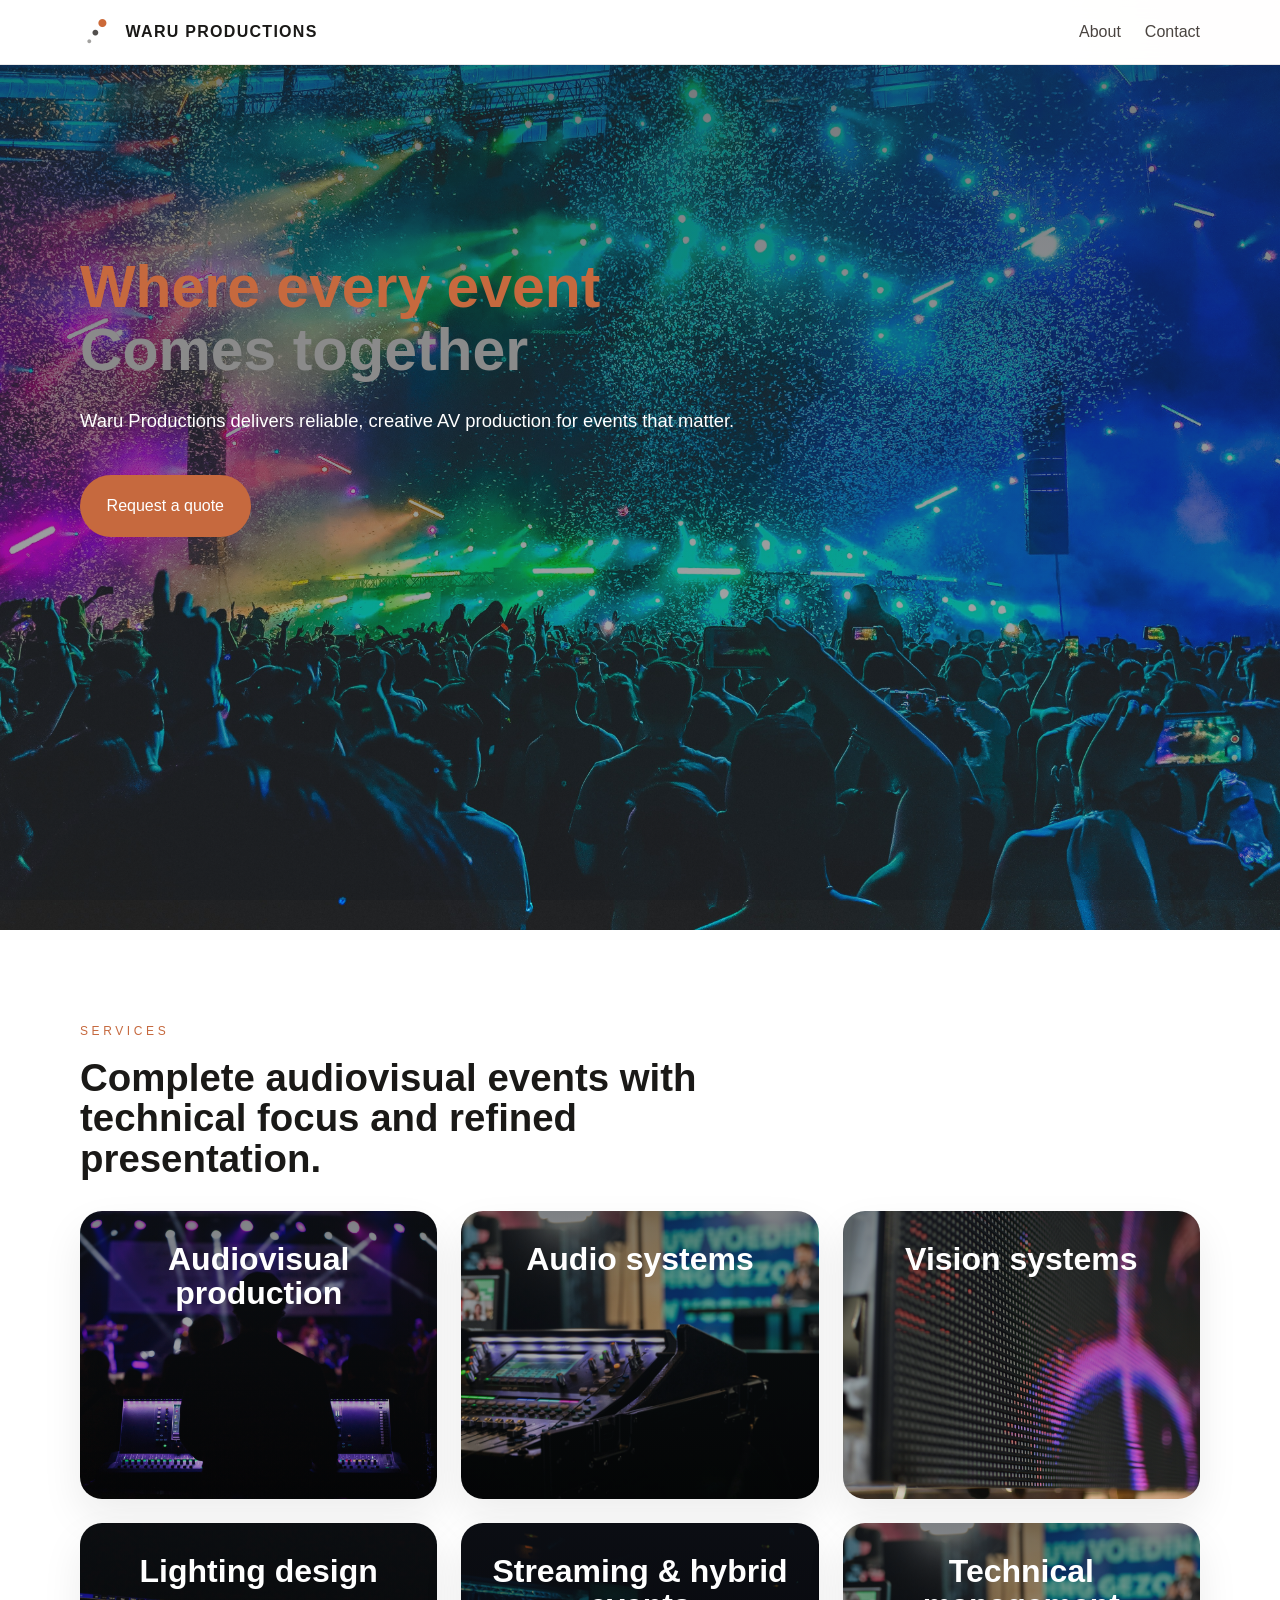
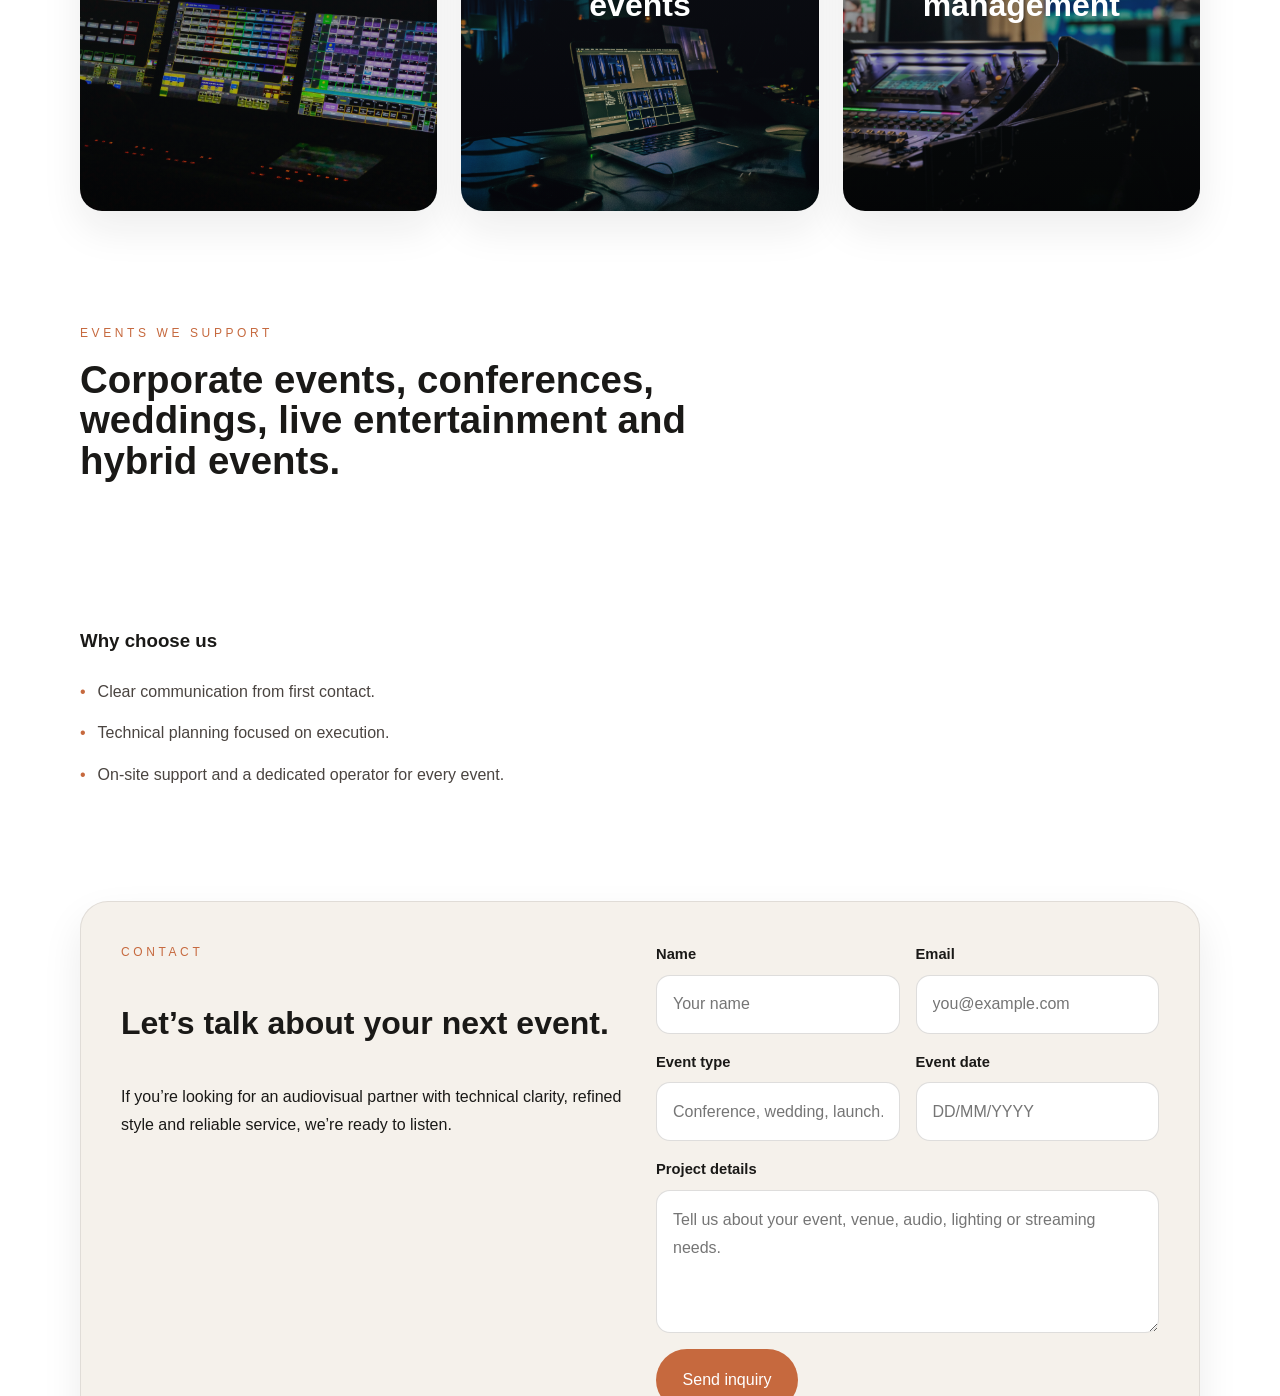
<file: index.html>
<!DOCTYPE html>
<html lang="en">
  <head>
    <meta charset="UTF-8" />
    <meta name="viewport" content="width=device-width, initial-scale=1.0" />
    <title>Waru Productions | Reliable audiovisual production for events</title>
    <link rel="stylesheet" href="css/styles.css" />
  </head>
  <body>
    <header class="site-header">
      <div class="container header-inner">
        <a href="#home" class="brand">
          <img src="assets/waru-logo.png" alt="Waru Productions logo" class="brand-logo" />
          <span>Waru Productions</span>
        </a>
        <button class="nav-toggle" aria-expanded="false" aria-controls="site-nav">
          <span class="nav-toggle__bar"></span>
          <span class="nav-toggle__bar"></span>
          <span class="nav-toggle__bar"></span>
        </button>
        <nav id="site-nav" class="site-nav" aria-label="Main navigation">
          <a href="about.html">About</a>
          <a href="contact.html" target="_blank" rel="noopener noreferrer">Contact</a>
        </nav>
      </div>
    </header>

    <main>
      <section id="home" class="hero">
        <div class="container hero-grid">
          <div class="hero-copy hero-copy--large">
            <h1 class="typewriter" data-text-part-one="Where every event" data-text-part-two="Comes together">
              <span class="typewriter-part typewriter-part--accent"></span>
              <span class="typewriter-part typewriter-part--muted"></span>
            </h1>
            <p class="hero-text">
              Waru Productions delivers reliable, creative AV production for events that matter.
            </p>
            <div class="hero-actions">
              <a class="button button-primary" href="contact.html" target="_blank" rel="noopener noreferrer">Request a quote</a>
            </div>
          </div>
        </div>
      </section>

      <section id="services" class="section services-section">
        <div class="container">
          <div class="section-header">
            <p class="eyebrow">Services</p>
            <h2>Complete audiovisual events with technical focus and refined presentation.</h2>
          </div>
          <div class="services-grid">
            <article class="service-card service-card--live-events">
              <div class="service-card__inner">
                <div class="service-card__face service-card__face--front">
                  <h3>Audiovisual production</h3>
                </div>
                <div class="service-card__face service-card__face--back">
                  <p>Integrated sound, image and lighting design for seamless event experiences.</p>
                </div>
              </div>
            </article>
            <article class="service-card">
              <div class="service-card__inner">
                <div class="service-card__face service-card__face--front">
                  <h3>Audio systems</h3>
                </div>
                <div class="service-card__face service-card__face--back">
                  <p>Installation and tuning of sound systems with coverage, clarity and professional control.</p>
                </div>
              </div>
            </article>
            <article class="service-card service-card--led">
              <div class="service-card__inner">
                <div class="service-card__face service-card__face--front">
                  <h3>Vision systems</h3>
                </div>
                <div class="service-card__face service-card__face--back">
                  <p>Screens, projection and image control for rooms, auditoriums and hybrid environments.</p>
                </div>
              </div>
            </article>
            <article class="service-card service-card--ma-light">
              <div class="service-card__inner">
                <div class="service-card__face service-card__face--front">
                  <h3>Lighting design</h3>
                </div>
                <div class="service-card__face service-card__face--back">
                  <p>Light design and operation to set the right mood for every moment.</p>
                </div>
              </div>
            </article>
            <article class="service-card service-card--live-stream">
              <div class="service-card__inner">
                <div class="service-card__face service-card__face--front">
                  <h3>Streaming & hybrid events</h3>
                </div>
                <div class="service-card__face service-card__face--back">
                  <p>High-quality live streaming and mixed experiences without friction.</p>
                </div>
              </div>
            </article>
            <article class="service-card">
              <div class="service-card__inner">
                <div class="service-card__face service-card__face--front">
                  <h3>Technical management</h3>
                </div>
                <div class="service-card__face service-card__face--back">
                  <p>Production coordination, setup and continuous support throughout the event.</p>
                </div>
              </div>
            </article>
          </div>
        </div>
      </section>

      <section class="section events-support-section">
        <div class="container">
          <div class="section-header">
            <p class="eyebrow">Events we support</p>
            <h2>Corporate events, conferences, weddings, live entertainment and hybrid events.</h2>
          </div>
        </div>
      </section>

      <section class="section trust-section">
        <div class="container trust-grid">
          <div>
            <h3>Why choose us</h3>
            <ul class="trust-list">
              <li>Clear communication from first contact.</li>
              <li>Technical planning focused on execution.</li>
              <li>On-site support and a dedicated operator for every event.</li>
            </ul>
          </div>
        </div>
      </section>

      <section id="contact" class="section contact-section">
        <div class="container contact-card">
          <div class="contact-copy">
            <p class="eyebrow">Contact</p>
            <h2>Let’s talk about your next event.</h2>
            <p>If you’re looking for an audiovisual partner with technical clarity, refined style and reliable service, we’re ready to listen.</p>
          </div>

          <form class="contact-form" id="contact-form">
            <div class="form-grid">
              <label class="field">
                <span>Name</span>
                <input type="text" name="name" placeholder="Your name" required />
              </label>

              <label class="field">
                <span>Email</span>
                <input type="email" name="email" placeholder="you@example.com" required />
              </label>

              <label class="field">
                <span>Event type</span>
                <input type="text" name="eventType" placeholder="Conference, wedding, launch..." required />
              </label>

              <label class="field">
                <span>Event date</span>
                <input type="text" name="eventDate" placeholder="DD/MM/YYYY" />
              </label>

              <label class="field field--full">
                <span>Project details</span>
                <textarea name="details" rows="4" placeholder="Tell us about your event, venue, audio, lighting or streaming needs." required></textarea>
              </label>
            </div>

            <div class="form-actions">
              <button class="button button-primary" type="submit">Send inquiry</button>
            </div>

            <p class="form-message" aria-live="polite"></p>
          </form>
        </div>
      </section>
    </main>

    <footer class="site-footer">
      <div class="container footer-inner">
        <p>Waru Productions — Reliable, premium audiovisual production.</p>
      </div>
    </footer>

    <script src="js/main.js" defer></script>
  </body>
</html>
</file>
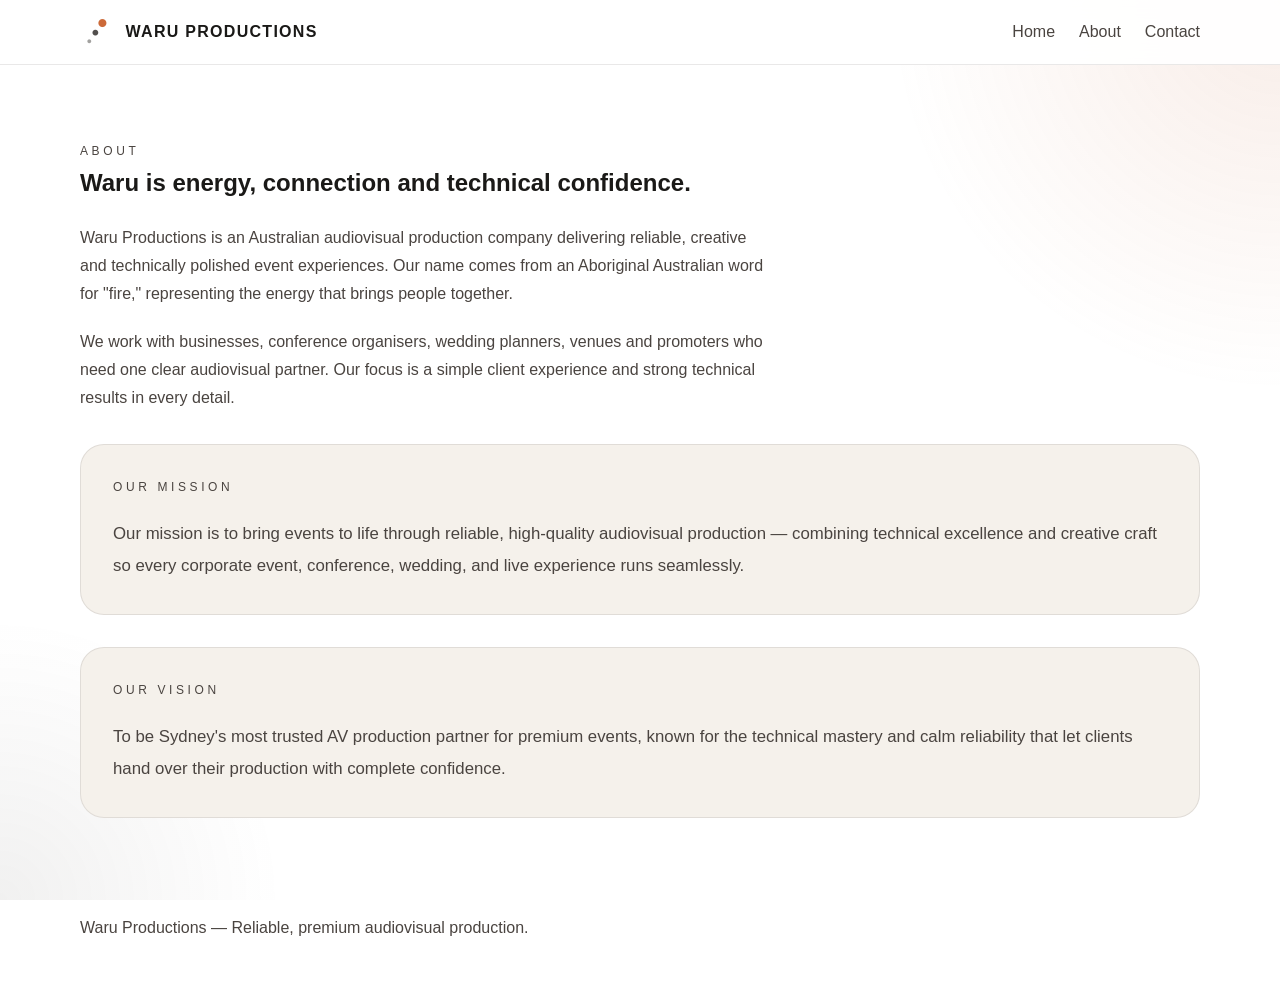
<file: about.html>
<!DOCTYPE html>
<html lang="en">
  <head>
    <meta charset="UTF-8" />
    <meta name="viewport" content="width=device-width, initial-scale=1.0" />
    <title>About Waru Productions</title>
    <link rel="stylesheet" href="css/styles.css" />
  </head>
  <body>
    <header class="site-header">
      <div class="container header-inner">
        <a href="index.html" class="brand">
          <img src="assets/waru-logo.png" alt="Waru Productions logo" class="brand-logo" />
          <span>Waru Productions</span>
        </a>
        <button class="nav-toggle" aria-expanded="false" aria-controls="site-nav">
          <span class="nav-toggle__bar"></span>
          <span class="nav-toggle__bar"></span>
          <span class="nav-toggle__bar"></span>
        </button>
        <nav id="site-nav" class="site-nav" aria-label="Main navigation">
          <a href="index.html">Home</a>
          <a href="about.html">About</a>
          <a href="contact.html" target="_blank" rel="noopener noreferrer">Contact</a>
        </nav>
      </div>
    </header>

    <main>
      <section id="about" class="section about-section">
        <div class="container about-grid">
          <div>
            <p class="eyebrow">About</p>
            <h2>Waru is energy, connection and technical confidence.</h2>
            <p>
              Waru Productions is an Australian audiovisual production company delivering reliable, creative and technically polished event experiences. Our name comes from an Aboriginal Australian word for "fire," representing the energy that brings people together.
            </p>
            <p>
              We work with businesses, conference organisers, wedding planners, venues and promoters who need one clear audiovisual partner. Our focus is a simple client experience and strong technical results in every detail.
            </p>
          </div>
        </div>
        <div class="container mission-card">
          <p class="eyebrow">Our mission</p>
          <p class="mission-text">Our mission is to bring events to life through reliable, high-quality audiovisual production — combining technical excellence and creative craft so every corporate event, conference, wedding, and live experience runs seamlessly.</p>
        </div>
        <div class="container vision-card">
          <p class="eyebrow">Our vision</p>
          <p class="mission-text">To be Sydney's most trusted AV production partner for premium events, known for the technical mastery and calm reliability that let clients hand over their production with complete confidence.</p>
        </div>
      </section>
    </main>

    <footer class="site-footer">
      <div class="container footer-inner">
        <p>Waru Productions — Reliable, premium audiovisual production.</p>
      </div>
    </footer>
  </body>
</html>
</file>
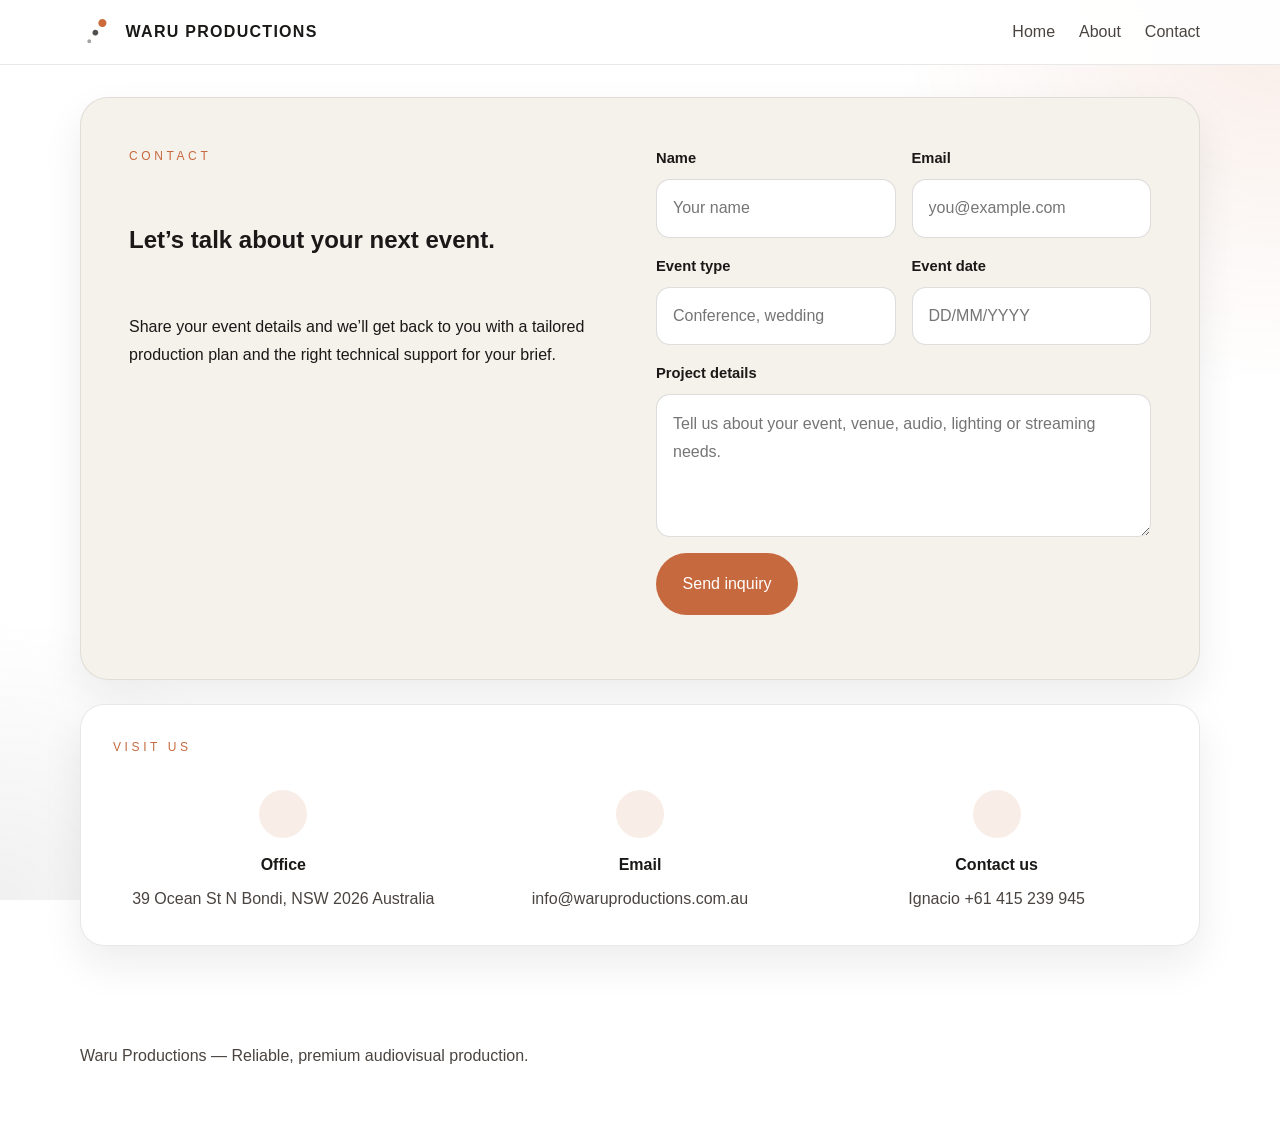
<file: contact.html>
<!DOCTYPE html>
<html lang="en">
  <head>
    <meta charset="UTF-8" />
    <meta name="viewport" content="width=device-width, initial-scale=1.0" />
    <title>Contact Waru Productions</title>
    <link rel="stylesheet" href="css/styles.css" />
  </head>
  <body>
    <header class="site-header">
      <div class="container header-inner">
        <a href="index.html" class="brand">
          <img src="assets/waru-logo.png" alt="Waru Productions logo" class="brand-logo" />
          <span>Waru Productions</span>
        </a>
        <button class="nav-toggle" aria-expanded="false" aria-controls="site-nav">
          <span class="nav-toggle__bar"></span>
          <span class="nav-toggle__bar"></span>
          <span class="nav-toggle__bar"></span>
        </button>
        <nav id="site-nav" class="site-nav" aria-label="Main navigation">
          <a href="index.html">Home</a>
          <a href="about.html">About</a>
          <a href="contact.html">Contact</a>
        </nav>
      </div>
    </header>

    <main>
      <section class="section contact-page-section">
        <div class="container contact-layout">
          <div class="contact-card contact-card--page">
            <div class="contact-copy">
              <p class="eyebrow">Contact</p>
              <h2>Let’s talk about your next event.</h2>
              <p>
                Share your event details and we’ll get back to you with a tailored production plan and the right technical support for your brief.
              </p>
            </div>

            <form class="contact-form" id="contact-form" action="https://formspree.io/f/xaqrpjga" method="POST">
              <div class="form-grid">
                <label class="field">
                  <span>Name</span>
                  <input type="text" name="name" placeholder="Your name" required />
                </label>

                <label class="field">
                  <span>Email</span>
                  <input type="email" name="email" placeholder="you@example.com" required />
                </label>

                <label class="field">
                  <span>Event type</span>
                  <input type="text" name="eventType" placeholder="Conference, wedding" required />
                </label>

                <label class="field">
                  <span>Event date</span>
                  <input type="text" name="eventDate" placeholder="DD/MM/YYYY" />
                </label>

                <label class="field field--full">
                  <span>Project details</span>
                  <textarea name="details" rows="4" placeholder="Tell us about your event, venue, audio, lighting or streaming needs." required></textarea>
                </label>
              </div>

              <div class="form-actions">
                <button class="button button-primary" type="submit">Send inquiry</button>
              </div>

              <p class="form-message" aria-live="polite"></p>
            </form>
          </div>

          <aside class="contact-details-card">
            <p class="eyebrow">Visit us</p>
            <div class="contact-detail-list">
              <div class="contact-detail-list__item">
                <div class="contact-detail-list__icon" aria-hidden="true">
                  <video src="assets/ubicacion.mp4" autoplay muted loop playsinline></video>
                </div>
                <div>
                  <strong>Office</strong>
                  <span>39 Ocean St N Bondi, NSW 2026 Australia</span>
                </div>
              </div>
              <div class="contact-detail-list__item">
                <div class="contact-detail-list__icon" aria-hidden="true">
                  <video src="assets/mensaje.mp4" autoplay muted loop playsinline></video>
                </div>
                <div>
                  <strong>Email</strong>
                  <span>info@waruproductions.com.au</span>
                </div>
              </div>
              <div class="contact-detail-list__item">
                <div class="contact-detail-list__icon" aria-hidden="true">
                  <video src="assets/telefono.mp4" autoplay muted loop playsinline></video>
                </div>
                <div>
                  <strong>Contact us</strong>
                  <span>Ignacio +61 415 239 945</span>
                </div>
              </div>
            </div>
          </aside>
        </div>
      </section>
    </main>

    <footer class="site-footer">
      <div class="container footer-inner">
        <p>Waru Productions — Reliable, premium audiovisual production.</p>
      </div>
    </footer>

    <script src="js/main.js" defer></script>
  </body>
</html>
</file>
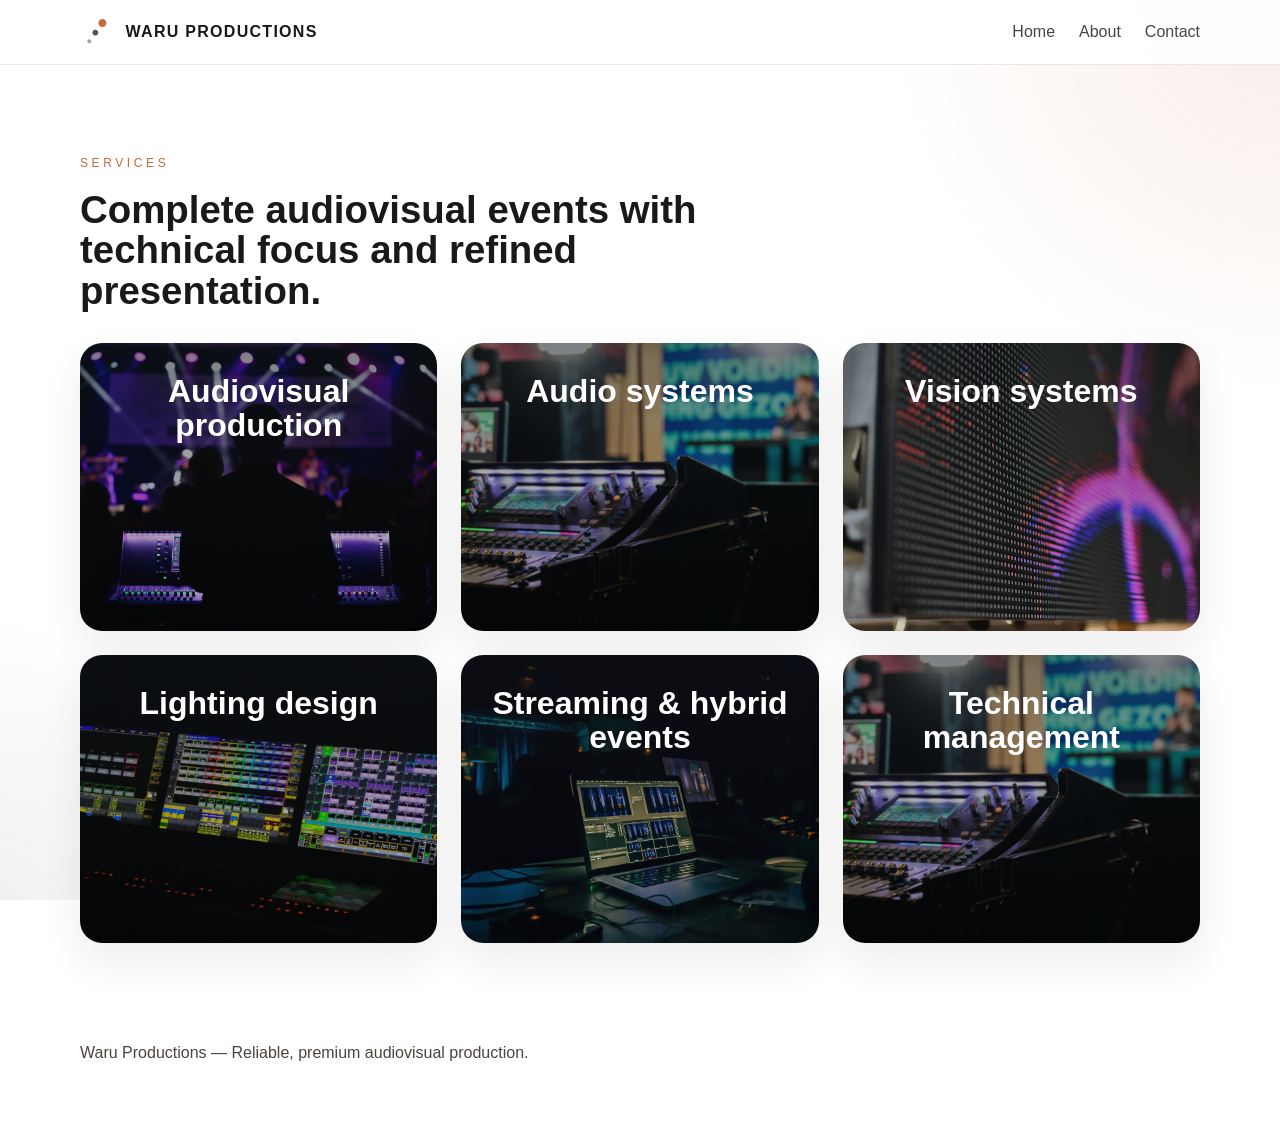
<file: services.html>
<!DOCTYPE html>
<html lang="en">
  <head>
    <meta charset="UTF-8" />
    <meta name="viewport" content="width=device-width, initial-scale=1.0" />
    <title>Services | Waru Productions</title>
    <link rel="stylesheet" href="css/styles.css" />
  </head>
  <body class="services-page">
    <header class="site-header">
      <div class="container header-inner">
        <a href="index.html" class="brand">
          <img src="assets/waru-logo.png" alt="Waru Productions logo" class="brand-logo" />
          <span>Waru Productions</span>
        </a>
        <button class="nav-toggle" aria-expanded="false" aria-controls="site-nav">
          <span class="nav-toggle__bar"></span>
          <span class="nav-toggle__bar"></span>
          <span class="nav-toggle__bar"></span>
        </button>
        <nav id="site-nav" class="site-nav" aria-label="Main navigation">
          <a href="index.html">Home</a>
          <a href="about.html">About</a>
          <a href="contact.html" target="_blank" rel="noopener noreferrer">Contact</a>
        </nav>
      </div>
    </header>
    <main>
      <section class="section services-section">
        <div class="container">
          <div class="section-header">
            <p class="eyebrow">Services</p>
            <h2>Complete audiovisual events with technical focus and refined presentation.</h2>
          </div>
          <div class="services-grid">
            <article class="service-card service-card--live-events">
              <div class="service-card__inner">
                <div class="service-card__face service-card__face--front">
                  <h3>Audiovisual production</h3>
                </div>
                <div class="service-card__face service-card__face--back">
                  <p>Integrated sound, image and lighting design for seamless event experiences.</p>
                </div>
              </div>
            </article>
            <article class="service-card">
              <div class="service-card__inner">
                <div class="service-card__face service-card__face--front">
                  <h3>Audio systems</h3>
                </div>
                <div class="service-card__face service-card__face--back">
                  <p>Installation and tuning of sound systems with coverage, clarity and professional control.</p>
                </div>
              </div>
            </article>
            <article class="service-card service-card--led">
              <div class="service-card__inner">
                <div class="service-card__face service-card__face--front">
                  <h3>Vision systems</h3>
                </div>
                <div class="service-card__face service-card__face--back">
                  <p>Screens, projection and image control for rooms, auditoriums and hybrid environments.</p>
                </div>
              </div>
            </article>
            <article class="service-card service-card--ma-light">
              <div class="service-card__inner">
                <div class="service-card__face service-card__face--front">
                  <h3>Lighting design</h3>
                </div>
                <div class="service-card__face service-card__face--back">
                  <p>Light design and operation to set the right mood for every moment.</p>
                </div>
              </div>
            </article>
            <article class="service-card service-card--live-stream">
              <div class="service-card__inner">
                <div class="service-card__face service-card__face--front">
                  <h3>Streaming & hybrid events</h3>
                </div>
                <div class="service-card__face service-card__face--back">
                  <p>High-quality live streaming and mixed experiences without friction.</p>
                </div>
              </div>
            </article>
            <article class="service-card">
              <div class="service-card__inner">
                <div class="service-card__face service-card__face--front">
                  <h3>Technical management</h3>
                </div>
                <div class="service-card__face service-card__face--back">
                  <p>Production coordination, setup and continuous support throughout the event.</p>
                </div>
              </div>
            </article>
          </div>
        </div>
      </section>
    </main>
    <footer class="site-footer">
      <div class="container footer-inner">
        <p>Waru Productions — Reliable, premium audiovisual production.</p>
      </div>
    </footer>
  </body>
</html>
</file>
<file: css/styles.css>
:root {
  color-scheme: light;
  --bg: #ffffff;
  --surface: #ebe0d9;
  --surface-alt: #f5f1eb;
  --text: #1a1917;
  --muted: #4a4440;
  --accent: #c6693e;
  --accent-soft: rgba(198, 105, 62, 0.14);
  --border: rgba(74, 68, 64, 0.12);
  --shadow: 0 18px 40px rgba(27, 24, 21, 0.08);
  --radius: 24px;
  font-family: Arial, "Helvetica Neue", Helvetica, sans-serif;
}

* {
  box-sizing: border-box;
}

html {
  scroll-behavior: smooth;
}

body {
  margin: 0;
  min-height: 100vh;
  background: var(--bg);
  color: var(--text);
  line-height: 1.75;
  font-family: Arial, "Helvetica Neue", Helvetica, sans-serif;
}

body::before {
  content: "";
  position: fixed;
  inset: 0;
  background: radial-gradient(circle at top right, rgba(198, 105, 62, 0.12), transparent 25%),
    radial-gradient(circle at bottom left, rgba(74, 68, 64, 0.08), transparent 18%);
  pointer-events: none;
  z-index: -1;
}

img {
  max-width: 100%;
  display: block;
}

a {
  color: inherit;
  text-decoration: none;
}

button,
a.button {
  font: inherit;
}

.container {
  width: min(1120px, calc(100% - 2rem));
  margin: 0 auto;
}

.site-header {
  position: sticky;
  top: 0;
  z-index: 10;
  backdrop-filter: blur(16px);
  background: rgba(255, 255, 255, 0.92);
  border-bottom: 1px solid var(--border);
}

.header-inner {
  display: flex;
  align-items: center;
  justify-content: space-between;
  gap: 1rem;
  padding: 1rem 0;
}

.brand {
  display: inline-flex;
  align-items: center;
  gap: 0.85rem;
  font-weight: 700;
  letter-spacing: 0.08em;
  text-transform: uppercase;
}

.brand-logo {
  width: 2rem;
  height: auto;
  display: block;
}

.site-nav {
  display: flex;
  gap: 1.5rem;
  align-items: center;
}

.site-nav a {
  color: var(--muted);
  transition: color 0.2s ease;
}

.site-nav a:hover,
.site-nav a:focus-visible {
  color: var(--text);
}

.site-nav {
  display: flex;
  gap: 1.5rem;
  align-items: center;
}

.site-nav.open {
  display: grid;
  gap: 1rem;
  padding: 1rem 0;
  width: 100%;
}

.nav-toggle {
  display: none;
  border: 0;
  background: transparent;
  padding: 0.5rem;
  cursor: pointer;
}

.nav-toggle__bar {
  display: block;
  width: 24px;
  height: 2px;
  margin: 5px 0;
  background: var(--text);
}

.hero {
  position: relative;
  min-height: 100vh;
  padding: 0;
  background-image: linear-gradient(rgba(20, 25, 31, 0.6), rgba(20, 25, 31, 0.3)),
    url("../assets/header.jpg");
  background-position: center;
  background-size: cover;
  background-repeat: no-repeat;
  background-attachment: fixed;
  color: #fff;
  transition: min-height 0.35s ease, padding 0.35s ease;
}

.hero.hero--collapsed {
  min-height: 62vh;
  padding: 3rem 0 2rem;
}

.hero-grid {
  position: relative;
  display: grid;
  min-height: 100%;
  align-items: end;
}

.hero-copy {
  padding: clamp(8rem, 18vw, 12rem) 0 6rem;
}

.hero-copy--large {
  max-width: 62rem;
}

.eyebrow {
  text-transform: uppercase;
  letter-spacing: 0.3em;
  font-size: 0.75rem;
  color: var(--accent);
  margin: 0 0 1rem;
}

.hero-copy h1 {
  margin: 0;
  font-size: clamp(3rem, 4.6vw, 4.7rem);
  line-height: 1.02;
  max-width: 100%;
  overflow: visible;
}

.typewriter {
  display: flex;
  flex-direction: column;
  align-items: flex-start;
  gap: 0.2rem;
  width: 100%;
  min-height: 5rem;
  white-space: normal;
  color: #ffffff;
  border-right: 2px solid rgba(255, 255, 255, 0.9);
  word-break: break-word;
}

.typewriter-part {
  display: block;
}

.typewriter-part--accent {
  color: var(--accent);
}

.typewriter-part--muted {
  color: #8a8a8a;
}

.hero-text {
  max-width: 48rem;
  color: #ffffff;
  font-size: 1.15rem;
  margin: 1.5rem 0 2.25rem;
  line-height: 1.9;
  opacity: 0;
  transform: translateY(10px);
  transition: opacity 0.35s ease, transform 0.35s ease;
}

.hero-text.visible {
  opacity: 1;
  transform: translateY(0);
}

.hero-actions {
  display: flex;
  flex-wrap: wrap;
  gap: 1rem;
}

.button {
  display: inline-flex;
  align-items: center;
  justify-content: center;
  padding: 1rem 1.6rem;
  border-radius: 999px;
  border: 1px solid transparent;
  transition: transform 0.2s ease, background-color 0.2s ease, border-color 0.2s ease;
}

.button:hover,
.button:focus-visible {
  transform: translateY(-1px);
}

.button-primary {
  background: var(--accent);
  color: #fff;
}

.button-secondary {
  background: rgba(255, 255, 255, 0.18);
  color: #ffffff;
  border-color: rgba(255, 255, 255, 0.3);
  backdrop-filter: blur(10px);
}

.button-secondary:hover,
.button-secondary:focus-visible {
  background: rgba(255, 255, 255, 0.3);
}

.hero-details {
  display: grid;
  gap: 1rem;
}

.hero-details .stat-card {
  background: rgba(0, 0, 0, 0.36);
  border-color: rgba(255, 255, 255, 0.12);
}

.hero-details .stat-value,
.hero-details .stat-label {
  color: #fff;
}

.stat-card {
  background: var(--surface-alt);
  border: 1px solid var(--border);
  border-radius: var(--radius);
  padding: 1.5rem;
  box-shadow: var(--shadow);
}

.stat-value {
  margin: 0 0 0.75rem;
  font-size: 1.1rem;
  font-weight: 700;
}

.stat-label {
  margin: 0;
  color: var(--muted);
}

.section {
  padding: 3.5rem 0;
}

body.services-page .section {
  padding-top: 5.5rem;
}

.section-header {
  max-width: 42rem;
  margin-bottom: 2rem;
}

.section-header h2,
.about-section h2,
.trust-section h3,
.contact-section h2 {
  margin: 0;
}

.section-header h2 {
  font-size: clamp(2rem, 3vw, 3rem);
  line-height: 1.05;
}

.services-grid {
  display: grid;
  gap: 1.5rem;
  grid-template-columns: repeat(3, minmax(0, 1fr));
}

.service-card {
  perspective: 1400px;
}


.service-card__inner {
  position: relative;
  width: 100%;
  min-height: 18rem;
  transform-style: preserve-3d;
  transition: transform 0.8s ease;
  border-radius: 22px;
}

.service-card:hover .service-card__inner,
.service-card:focus-within .service-card__inner,
.service-card.is-flipped .service-card__inner {
  transform: rotateY(180deg);
}

.service-card__face {
  position: absolute;
  inset: 0;
  display: flex;
  align-items: center;
  justify-content: center;
  padding: 1.75rem;
  border-radius: 22px;
  backface-visibility: hidden;
  background-image: linear-gradient(rgba(20, 25, 31, 0.55), rgba(20, 25, 31, 0.2)),
    url("../assets/conference.jpg");
  background-position: center;
  background-size: cover;
  background-repeat: no-repeat;
  color: #ffffff;
  box-shadow: var(--shadow);
}

.service-card--live-events .service-card__face,
.service-card--live-stream .service-card__face,
.service-card--led .service-card__face {
  background-image: linear-gradient(rgba(20, 25, 31, 0.55), rgba(20, 25, 31, 0.2));
}

.service-card--live-events .service-card__face--front,
.service-card--live-events .service-card__face--back {
  background-image: linear-gradient(rgba(20, 25, 31, 0.55), rgba(20, 25, 31, 0.2)),
    url("../assets/live-events.jpg");
}

.service-card--live-stream .service-card__face--front,
.service-card--live-stream .service-card__face--back {
  background-image: linear-gradient(rgba(20, 25, 31, 0.55), rgba(20, 25, 31, 0.2)),
    url("../assets/live-steam.jpg");
}

.service-card--led .service-card__face--front,
.service-card--led .service-card__face--back {
  background-image: linear-gradient(rgba(20, 25, 31, 0.55), rgba(20, 25, 31, 0.2)),
    url("../assets/led.jpg");
}

.service-card--ma-light .service-card__face--front,
.service-card--ma-light .service-card__face--back {
  background-image: linear-gradient(rgba(20, 25, 31, 0.55), rgba(20, 25, 31, 0.2)),
    url("../assets/ma-light.jpg");
}

.service-card__face--front {
  align-items: flex-start;
  padding-top: 2rem;
  text-align: center;
}

.service-card__face--back {
  transform: rotateY(180deg);
  text-align: center;
  align-items: flex-start;
  padding-top: 2rem;
}

.service-card__face h3,
.service-card__face p {
  margin: 0;
}

.service-card__face h3 {
  font-size: clamp(1.9rem, 2.5vw, 2.4rem);
  line-height: 1.05;
}

.service-card__face p {
  font-size: 1.1rem;
  line-height: 1.8;
  max-width: 18rem;
}

.about-grid {
  display: grid;
  gap: 2rem;
  grid-template-columns: minmax(0, 1.4fr) minmax(320px, 0.8fr);
}

.about-section p {
  margin: 1.25rem 0 0;
  color: var(--muted);
}

.mission-card,
.vision-card {
  margin-top: 2rem;
  padding: 2rem;
  border-radius: 24px;
  background: var(--surface-alt);
  border: 1px solid var(--border);
}

.mission-card .eyebrow,
.vision-card .eyebrow {
  margin: 0 0 0.5rem;
}

.mission-text {
  margin: 0;
  font-size: 1.05rem;
  line-height: 1.9;
  color: var(--text);
}


.trust-grid {
  display: grid;
  gap: 2rem;
  grid-template-columns: 1fr;
}

.trust-list {
  list-style: none;
  padding: 0;
  margin: 1.25rem 0 0;
  display: grid;
  gap: 0.85rem;
  color: var(--muted);
}

.trust-list li::before {
  content: "•";
  margin-right: 0.75rem;
  color: var(--accent);
}

.contact-card {
  display: grid;
  grid-template-columns: 1fr 1fr;
  gap: 2rem;
  padding: 2.5rem;
  border-radius: 28px;
  background: var(--surface-alt);
  border: 1px solid var(--border);
  box-shadow: var(--shadow);
  align-items: start;
}

.contact-card--page {
  min-height: 100%;
}

.contact-copy {
  display: grid;
  gap: 1rem;
}

.contact-section h2 {
  font-size: clamp(2rem, 2.5vw, 2.75rem);
}

.contact-form {
  display: grid;
  gap: 1rem;
}

.form-grid {
  display: grid;
  grid-template-columns: repeat(2, minmax(0, 1fr));
  gap: 1rem;
}

.field {
  display: grid;
  gap: 0.45rem;
  color: var(--text);
}

.field span {
  font-size: 0.92rem;
  font-weight: 700;
}

.field input,
.field textarea {
  width: 100%;
  padding: 0.9rem 1rem;
  border: 1px solid rgba(74, 68, 64, 0.18);
  border-radius: 14px;
  background: #ffffff;
  color: var(--text);
  font: inherit;
}

.field input:focus,
.field textarea:focus {
  outline: 2px solid rgba(198, 105, 62, 0.28);
  border-color: var(--accent);
}

.field--full {
  grid-column: 1 / -1;
}

.form-actions {
  display: flex;
  justify-content: flex-start;
}

.form-message {
  margin: 0;
  color: var(--accent);
  font-weight: 700;
}

.contact-page-section {
  padding-top: 2rem;
}

.contact-layout {
  display: grid;
  grid-template-columns: 1fr;
  gap: 1.5rem;
  align-items: stretch;
}

.contact-card--page {
  min-height: 100%;
  padding: 3rem;
}

.contact-details-card {
  display: grid;
  gap: 1rem;
  padding: 2rem;
  border-radius: 24px;
  background: #ffffff;
  border: 1px solid var(--border);
  box-shadow: var(--shadow);
}

.contact-detail-list {
  display: grid;
  grid-template-columns: repeat(3, minmax(0, 1fr));
  gap: 1rem;
  margin: 0;
}

.contact-detail-list__item {
  display: grid;
  justify-items: center;
  text-align: center;
  gap: 0.8rem;
}

.contact-detail-list__icon {
  display: grid;
  place-items: center;
  width: 3rem;
  height: 3rem;
  border-radius: 999px;
  background: rgba(198, 105, 62, 0.12);
  font-size: 1.2rem;
  line-height: 1;
  flex-shrink: 0;
  margin: 0 auto;
  overflow: hidden;
}

.contact-detail-list__icon video {
  width: 100%;
  height: 100%;
  object-fit: contain;
  display: block;
}

.contact-detail-list strong,
.contact-detail-list span {
  display: block;
}

.contact-detail-list strong {
  margin-bottom: 0.35rem;
}

.contact-detail-list span {
  color: var(--muted);
}

.site-footer {
  padding: 1.5rem 0 2.5rem;
}

.footer-inner {
  display: flex;
  justify-content: space-between;
  align-items: center;
  gap: 1rem;
  color: var(--muted);
}

@media (max-width: 980px) {
  .container {
    width: min(100%, calc(100% - 2rem));
  }

  .header-inner {
    flex-wrap: wrap;
    justify-content: space-between;
    gap: 0.75rem;
  }

  .nav-toggle {
    display: inline-flex;
  }

  .hero {
    min-height: 85vh;
  }

  .hero-copy {
    padding: 4rem 0 3rem;
  }

  .hero-copy h1 {
    font-size: clamp(2.5rem, 7vw, 3.4rem);
  }

  .hero-text {
    font-size: 1rem;
    max-width: 100%;
  }

  .hero-actions {
    flex-direction: column;
    align-items: stretch;
  }

  .button {
    width: 100%;
  }

  .section {
    padding: 3rem 0;
  }

  .about-grid,
  .trust-grid {
    grid-template-columns: 1fr;
  }

  .services-grid {
    grid-template-columns: repeat(2, minmax(0, 1fr));
  }

  .service-card__inner {
    min-height: 16rem;
  }

  .service-card__face h3 {
    font-size: clamp(1.75rem, 4.5vw, 2.1rem);
  }

  .mission-card,
  .vision-card,
  .contact-card {
    padding: 1.75rem;
  }

  .contact-card {
    grid-template-columns: 1fr;
  }

  .contact-detail-list {
    grid-template-columns: 1fr;
  }

  .form-grid {
    grid-template-columns: 1fr;
  }

  .footer-inner {
    flex-direction: column;
    align-items: center;
    text-align: center;
  }
}

@media (max-width: 720px) {
  .header-inner {
    flex-wrap: wrap;
    position: relative;
    align-items: flex-start;
  }

  .site-nav {
    display: none;
    width: 100%;
    flex-direction: column;
    align-items: stretch;
    gap: 0.25rem;
    padding-top: 0.75rem;
    border-top: 1px solid rgba(0, 0, 0, 0.08);
    background: rgba(255, 255, 255, 0.98);
  }

  .site-nav.open {
    position: absolute;
    top: calc(100% + 0.5rem);
    left: 0;
    right: 0;
    display: grid;
    padding: 0.85rem 1rem 1rem;
    border: 1px solid rgba(0, 0, 0, 0.08);
    border-radius: 18px;
    background: rgba(255, 255, 255, 0.98);
    box-shadow: 0 10px 28px rgba(0, 0, 0, 0.08);
    z-index: 30;
  }

  .site-nav a {
    width: 100%;
    padding: 0.75rem 0.25rem;
    color: var(--text);
    font-weight: 700;
    border-radius: 10px;
  }

  .site-nav a:hover,
  .site-nav a:focus-visible {
    background: rgba(198, 105, 62, 0.08);
    color: var(--accent);
  }

  .hero {
    min-height: 70vh;
    background-attachment: scroll;
  }

  .hero-copy {
    padding: 3rem 0 2rem;
  }

  .hero-copy h1 {
    font-size: clamp(2rem, 9vw, 2.75rem);
  }

  .hero-text {
    font-size: 0.98rem;
  }

  .services-grid {
    grid-template-columns: 1fr;
  }

  .section-header h2,
  .contact-section h2 {
    font-size: clamp(1.75rem, 8vw, 2.4rem);
  }

  .service-card__inner {
    min-height: 14rem;
  }

  .footer-inner {
    align-items: center;
  }
}
</file>
